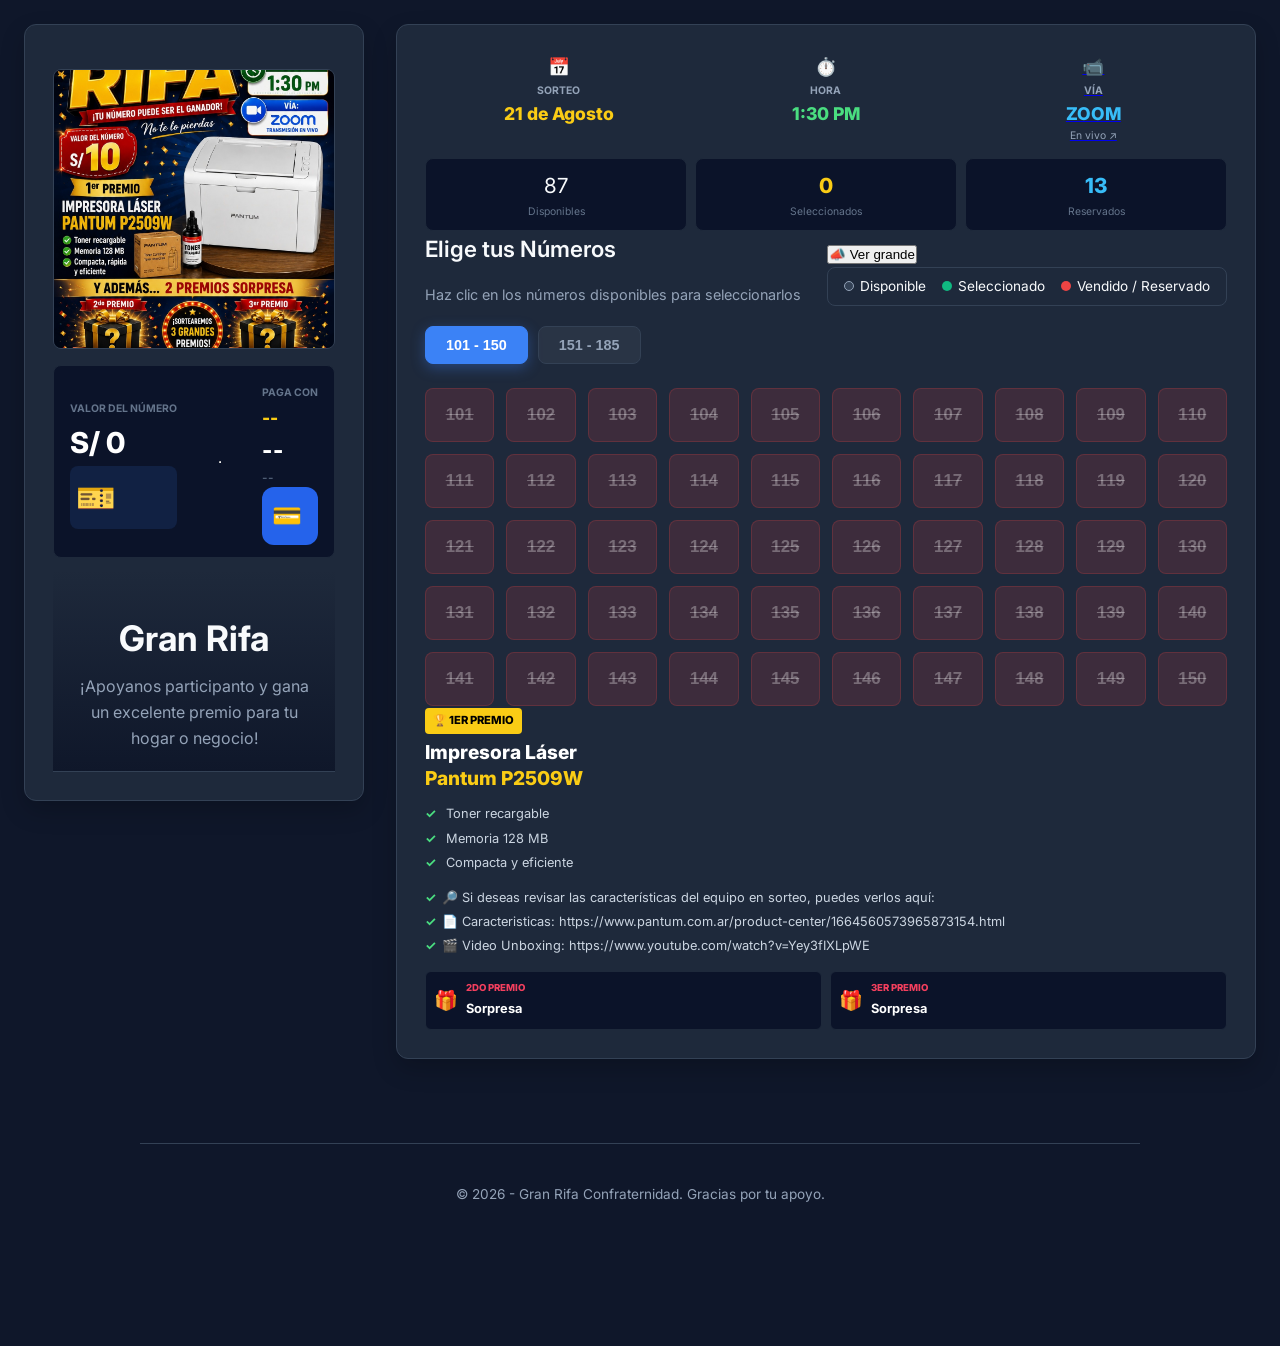
<file: index.html>
<!DOCTYPE html>
<html lang="es">
<head>
    <meta charset="UTF-8">
    <meta name="viewport" content="width=device-width, initial-scale=1.0">
    <title>Gran Rifa Sorteo </title>
    <link rel="stylesheet" href="assets/css/styles.css">
    <link rel="preconnect" href="https://fonts.googleapis.com">
    <link rel="preconnect" href="https://fonts.gstatic.com" crossorigin>
    <link href="https://fonts.googleapis.com/css2?family=Inter:wght@400;500;600;700;800&display=swap" rel="stylesheet">
</head>
<body>
    <!-- contenedor principal-->
    <div class="app-layout">
        <!-- Columna izq -->
        <aside class="col-izquierda">
            <!-- 2. Imagen / Afiche Publicitario dd -->               
            <div class="afiche-container">
                <!--span class="badge" id="rifa-categoria">Sorteo Solidario</span-->
                <img src="assets/img/banner.jpeg" alt="Afiche Rifa" class="afiche-img" id="afiche-img" onclick="ui.abrirImagenModal()">
            </div>
            <!-- 3. Tarjeta Unificada de Información Financiera -->
            <div class="card-info-panel-left payment-section flex-col gap-md">
                <!-- Fila 1: Valor del Número -->
                <div class="info-row">
                    <div>
                        <span class="payment-label">VALOR DEL NÚMERO</span>
                        <div class="price-value" id="label-precio-ticket">S/ 0</div>
                    </div>
                    <div class="ticket-icon">🎫</div>
                </div>

                <hr class="divider">

                <!-- Fila 2: Medio de Pago -->
                <div class="info-row">
                    <div>
                        <span class="payment-label">PAGA CON</span>
                        <div class="payment-method" id="label-medio-pago">--</div>
                        <div class="payment-number" id="label-numero-pago">--</div>
                        <div class="payment-owner" id="label-titular-pago">--</div>
                    </div>
                    <div class="card-icon-box">💳</div>
                </div>
            </div>
            <!-- 1. Header / Banner principal -->
            <header class="hero">
                
                <h1 id="rifa-titulo">Gran Rifa</h1>
                <p id="rifa-descripcion">¡Apoyanos participando y gana un excelente premio para tu hogar o negocio!</p>
            </header>

        </aside>

        <!-- ==========================================
             COLUMNA DERECHA: PREMIOS + EVENTO + TABLERO
             ========================================== -->
        <main class="col-derecha">

            <!-- 1. BLOQUE SUPERIOR OSCURO (PREMIOS + EVENTO & MÉTRICAS) -->
            
            <div class="top-dark-container">
                <!-- Sub-bloque Derecho: Datos del Evento + Métricas -->
                <div class="event-metrics-panel-dark">
                    <!-- Datos del Evento (Fecha, Hora, Vía) -->
                    <div class="info-header-grid">
                        <div class="info-item">
                            <span class="icon">📅</span>
                            <span class="label">SORTEO</span>
                            <span class="val-yellow" id="event-fecha">--</span>
                        </div>
                        <div class="info-item border-x">
                            <span class="icon">⏱️</span>
                            <span class="label">HORA</span>
                            <span class="val-green" id="event-hora">--</span>
                        </div>
                        <a href="#" id="event-url" target="_blank" rel="noopener noreferrer" class="info-item info-item-link">
                            <span class="icon">📹</span>
                            <span class="label">VÍA</span>
                            <span class="val-blue" id="event-plataforma">--</span>
                            <span class="sublabel">En vivo ↗</span>
                        </a>
                    </div>
                </div>

                <!-- Métricas Inferiores -->
                <div class="metrics-grid">
                    <div class="metric-card">
                        <span class="metric-num val-dark" id="metric-disponibles">87</span>
                        <span class="metric-label">Disponibles</span>
                    </div>
                     <div class="metric-card">
                        <span class="metric-num val-yellow" id="metric-seleccionados">0</span>
                        <span class="metric-label">Seleccionados</span>
                    </div>
                    <div class="metric-card">
                        <span class="metric-num val-blue" id="metric-reservados">13</span>
                        <span class="metric-label">Reservados</span>
                    </div>
                </div>
            </div>
            
            <!-- 2. BLOQUE INFERIOR: SECCIÓN TABLERO DE NÚMEROS -->
            <div class="board-section-card">
                
                <div class="header-tablero">
                    <div class="tablero-titles">
                        <h2 class="section-title">Elige tus Números</h2>
                        <p class="subtitle">Haz clic en los números disponibles para seleccionarlos</p>
                    </div>

                    <div class="tablero-actions">
                        <!-- Botón destacado "Ver grande" -->
                        <button class="btn-ampliar-coral" onclick="ui.abrirModalTableroGrande()" title="Ampliar tablero">
                            📣 Ver grande
                        </button>

                        <!-- Leyenda de estados -->
                        <div class="leyenda">
                            <span class="item-leyenda"><i class="dot libre"></i> Disponible</span>
                            <span class="item-leyenda"><i class="dot seleccionado"></i> Seleccionado</span>
                            <span class="item-leyenda"><i class="dot ocupado"></i> Vendido / Reservado</span>
                        </div>
                    </div>
                </div>

                <!-- Pestañas de Rangos -->
                <div class="range-tabs" id="range-tabs">
                    <button class="tab-btn active">101 - 150</button>
                    <!-- Las demás pestañas se generan dinámicamente -->
                </div>
                
                <!-- Rejilla de Números -->
                <div class="numeros-grid" id="numeros-grid">
                    <!-- Los botones numéricos se cargan mediante JS -->
                </div>

            </div>

            <!-- Barra Flotante de Carrito -->
            <div class="cart-bar" id="cart-bar">
                <div class="cart-info">
                    <span class="cart-count"><strong id="cart-cant">0</strong> números seleccionados</span>
                    <span class="cart-numbers" id="cart-lista">-</span>
                </div>
                <div class="cart-action">
                    <span class="cart-total">Total: <strong id="cart-monto">S/ 0.00</strong></span>
                    <button class="btn btn-whatsapp" id="btn-reservar" onclick="ui.abrirModalWhatsApp()">
                        Reservar por WhatsApp
                    </button>
                </div>
            </div>

            <div class="top-dark-container">

             <!-- Sub-bloque Izquierdo: Sección Premios -->
                <div class="prizes-section-dark">
                    <div class="prize-main">
                        <div class="badge-gold">🏆 1ER PREMIO</div>
                        <h3 class="prize-title">Impresora Láser</h3>
                        <h3 class="prize-subtitle">Pantum P2509W</h3>
                        
                        <ul class="features-list">
                            <li><span class="check">✓</span> Toner recargable</li>
                            <li><span class="check">✓</span> Memoria 128 MB</li>
                            <li><span class="check">✓</span> Compacta y eficiente</li>
                        </ul>
                        <ul class="features-list">
                            <li><span class="check">✓</span>🔎 Si deseas revisar las características del equipo en sorteo, puedes verlos aquí:</li>
                            <li><span class="check">✓</span>📄 Caracteristicas: https://www.pantum.com.ar/product-center/1664560573965873154.html </li>
                            <li><span class="check">✓</span>🎬 Video Unboxing: https://www.youtube.com/watch?v=Yey3fIXLpWE</li>
                        </ul>
                    </div>
                
                    <!-- Premios Secundarios -->
                    <div class="secondary-prizes-grid">
                        <div class="sec-prize-card">
                            <span class="gift-icon">🎁</span>
                            <div>
                                <span class="sec-prize-tag tag-pink">2DO PREMIO</span>
                                <span class="sec-prize-name">Sorpresa</span>
                            </div>
                        </div>
                        <div class="sec-prize-card">
                            <span class="gift-icon">🎁</span>
                            <div>
                                <span class="sec-prize-tag tag-pink">3ER PREMIO</span>
                                <span class="sec-prize-name">Sorpresa</span>
                            </div>
                        </div>
                    </div>
                </div>
            </div>

        </main>
    </div>    

    <!-- ==========================================
         MODALES Y VENTANAS EMERGENTES
         ========================================== -->

    <!-- Modal Tablero Grande -->
    <div class="modal-overlay" id="modal-tablero-grande">
        <div class="modal-card modal-card-xl">
            <button class="modal-close" onclick="ui.cerrarModalTableroGrande()">&times;</button>
            <h3>Tablero Completo de Números</h3>
            <p>Selecciona tus números directamente desde esta vista ampliada.</p>                    
        
            <div class="range-tabs" id="modal-range-tabs"></div>        
            <div class="numeros-grid numeros-grid-lg" id="modal-numeros-grid"></div>
        </div>
    </div>

    <!-- Modal Reserva WhatsApp -->
    <div class="modal-overlay" id="modal-reserva">
        <div class="modal-card">
            <button class="modal-close" onclick="ui.cerrarModalWhatsApp()">&times;</button>
            <h3>Completar Reserva</h3>
            <p>Ingresa tus datos para generar la reserva de tus números seleccionados.</p>
            
            <form id="form-reserva" onsubmit="ui.confirmarReserva(event)">
                <div class="form-group">
                    <label for="nombre-comprador">Nombre Completo *</label>
                    <input type="text" id="nombre-comprador" placeholder="Ej. Juan Pérez" required>
                </div>
                <div class="form-group">
                    <label for="telefono-comprador">Teléfono / WhatsApp *</label>
                    <input type="tel" id="telefono-comprador" placeholder="Ej. 987654321" required>
                </div>
                <div class="resumen-modal">
                    <div><span>Números:</span> <strong id="modal-numeros">-</strong></div>
                    <div><span>Total a Pagar:</span> <strong id="modal-total">S/ 0.00</strong></div>
                </div>
                <button type="submit" class="btn btn-whatsapp btn-full">
                    Enviar Mensaje a WhatsApp
                </button>
            </form>
        </div>
    </div>

    <!-- Modal Imagen Completa -->
    <div class="modal-overlay" id="modal-imagen" onclick="ui.cerrarImagenModal()">
        <span class="modal-imagen-close">&times;</span>
        <img class="modal-imagen-content" id="img-ampliada" alt="Banner Completo">
    </div>

    <!-- Pie de página -->
    <footer class="footer container">
        <p>&copy; 2026 - Gran Rifa Confraternidad. Gracias por tu apoyo.</p>
    </footer>

    <!-- Carga de Scripts -->
    <script src="assets/js/app.js"></script>
    <script src="assets/js/ui.js"></script>
</body>
</html>
</file>
<file: assets/css/styles.css>
/* Estilos Principales - Tema Oscuro Moderno */
:root {
    --bg-primary: #0f172a;
    --bg-card: #1e293b;
    --bg-card-hover: #334155;
    --text-main: #f8fafc;
    --text-muted: #94a3b8;
    --accent-emerald: #10b981;
    --accent-emerald-hover: #059669;
    --accent-blue: #3b82f6;
    --accent-red: #ef4444;
    --border-color: #334155;
    --radius-sm: 8px;
    --radius-md: 12px;
    --font-family: 'Inter', system-ui, -apple-system, sans-serif;
}

* {
    box-sizing: border-box;
    margin: 0;
    padding: 0;
}

body {
    background-color: var(--bg-primary);
    color: var(--text-main);
    font-family: var(--font-family);
    line-height: 1.6;
    padding-bottom: 120px;
}

.container {
    max-width: 1000px;
    margin: 0 auto;
    padding: 0 20px;
}

/* Hero Header */
.hero {
    text-align: center;
    padding: 40px 20px 20px;
    background: linear-gradient(180deg, #1e293b 0%, #0f172a 100%);
    border-bottom: 1px solid var(--border-color);
}

.badge {
    background-color: rgba(59, 130, 246, 0.15);
    color: var(--accent-blue);
    padding: 6px 14px;
    border-radius: 20px;
    font-size: 0.85rem;
    font-weight: 600;
    display: inline-block;
    margin-bottom: 12px;
}

.hero h1 {
    font-size: 2.2rem;
    font-weight: 700;
    margin-bottom: 8px;
}

.hero p {
    color: var(--text-muted);
    font-size: 1rem;
    max-width: 600px;
    margin: 0 auto;
}

/* Secciones */
.section {
    margin-top: 36px;
}

.section-title {
    font-size: 1.4rem;
    font-weight: 600;
    margin-bottom: 16px;
}

/* Grilla de Premios */
.premios-grid {
    display: grid;
    grid-template-columns: repeat(auto-fit, minmax(260px, 1fr));
    gap: 16px;
}

.premio-card {
    background-color: var(--bg-card);
    border: 1px solid var(--border-color);
    padding: 16px;
    border-radius: var(--radius-md);
    display: flex;
    align-items: center;
    gap: 16px;
}

.premio-icono {
    font-size: 2rem;
    background-color: rgba(255, 255, 255, 0.05);
    width: 50px;
    height: 50px;
    display: flex;
    align-items: center;
    justify-content: center;
    border-radius: var(--radius-sm);
}

.premio-info h3 {
    font-size: 1rem;
    color: var(--text-main);
}

.premio-info p {
    font-size: 0.85rem;
    color: var(--text-muted);
}

/* Tablero de Números */
.header-tablero {
    display: flex;
    justify-content: space-between;
    align-items: flex-end;
    flex-wrap: wrap;
    gap: 12px;
    margin-bottom: 20px;
}

.subtitle {
    color: var(--text-muted);
    font-size: 0.9rem;
}

.leyenda {
    display: flex;
    gap: 16px;
    background-color: var(--bg-card);
    padding: 8px 16px;
    border-radius: var(--radius-sm);
    border: 1px solid var(--border-color);
    font-size: 0.85rem;
}

.item-leyenda {
    display: flex;
    align-items: center;
    gap: 6px;
}

.dot {
    width: 10px;
    height: 10px;
    border-radius: 50%;
    display: inline-block;
}

.dot.libre { background-color: var(--bg-card-hover); border: 1px solid var(--text-muted); }
.dot.seleccionado { background-color: var(--accent-emerald); }
.dot.ocupado { background-color: var(--accent-red); }

/* Grid de Números */
.numeros-grid {
    display: grid;
    grid-template-columns: repeat(auto-fill, minmax(60px, 1fr));
    gap: 10px;
}

.num-btn {
    background-color: var(--bg-card);
    border: 1px solid var(--border-color);
    color: var(--text-main);
    padding: 14px 0;
    font-size: 1rem;
    font-weight: 600;
    border-radius: var(--radius-sm);
    cursor: pointer;
    transition: all 0.2s ease;
}

.num-btn:hover:not(.ocupado) {
    border-color: var(--accent-emerald);
    transform: translateY(-2px);
}

.num-btn.seleccionado {
    background-color: var(--accent-emerald);
    color: #ffffff;
    border-color: var(--accent-emerald);
    box-shadow: 0 4px 12px rgba(16, 185, 129, 0.3);
}

.num-btn.ocupado {
    background-color: rgba(239, 68, 68, 0.15);
    color: rgba(255, 255, 255, 0.3);
    border-color: rgba(239, 68, 68, 0.2);
    cursor: not-allowed;
    text-decoration: line-through;
}

/* Barra Flotante de Carrito */
.cart-bar {
    position: fixed;
    bottom: 0;
    left: 0;
    right: 0;
    background-color: var(--bg-card);
    border-top: 1px solid var(--border-color);
    padding: 16px 20px;
    display: flex;
    justify-content: space-between;
    align-items: center;
    max-width: 1000px;
    margin: 0 auto;
    box-shadow: 0 -10px 25px rgba(0, 0, 0, 0.5);
    z-index: 100;
    border-radius: 16px 16px 0 0;
    visibility: hidden;
    transform: translateY(100%);
    transition: all 0.3s ease;
}

.cart-bar.visible {
    visibility: visible;
    transform: translateY(0);
}

.cart-info {
    display: flex;
    flex-direction: column;
}

.cart-count {
    font-size: 0.95rem;
}

.cart-numbers {
    font-size: 0.85rem;
    color: var(--accent-emerald);
    font-weight: 600;
}

.cart-action {
    display: flex;
    align-items: center;
    gap: 16px;
}

.cart-total {
    font-size: 1.1rem;
}

.cart-total strong {
    color: var(--accent-emerald);
}

/* Botones */
.btn {
    padding: 10px 20px;
    border-radius: var(--radius-sm);
    font-weight: 600;
    font-size: 0.95rem;
    border: none;
    cursor: pointer;
    transition: background 0.2s ease;
}

.btn-whatsapp {
    background-color: var(--accent-emerald);
    color: #ffffff;
}

.btn-whatsapp:hover {
    background-color: var(--accent-emerald-hover);
}

.btn-full {
    width: 100%;
    margin-top: 16px;
    padding: 12px;
}

/* Modal */
.modal-overlay {
    position: fixed;
    top: 0;
    left: 0;
    right: 0;
    bottom: 0;
    background-color: rgba(0, 0, 0, 0.75);
    display: flex;
    align-items: center;
    justify-content: center;
    padding: 20px;
    z-index: 1000;
    opacity: 0;
    pointer-events: none;
    transition: opacity 0.2s ease;
}

.modal-overlay.active {
    opacity: 1;
    pointer-events: all;
}

.modal-card {
    background-color: var(--bg-card);
    border: 1px solid var(--border-color);
    border-radius: var(--radius-md);
    width: 100%;
    max-width: 420px;
    padding: 24px;
    position: relative;
}

.modal-close {
    position: absolute;
    top: 16px;
    right: 16px;
    background: none;
    border: none;
    color: var(--text-muted);
    font-size: 1.5rem;
    cursor: pointer;
}

.modal-card h3 {
    margin-bottom: 6px;
}

.modal-card p {
    color: var(--text-muted);
    font-size: 0.85rem;
    margin-bottom: 20px;
}

.form-group {
    margin-bottom: 14px;
}

.form-group label {
    display: block;
    font-size: 0.85rem;
    margin-bottom: 6px;
    color: var(--text-muted);
}

.form-group input {
    width: 100%;
    padding: 10px 12px;
    background-color: var(--bg-primary);
    border: 1px solid var(--border-color);
    border-radius: var(--radius-sm);
    color: var(--text-main);
    font-size: 0.95rem;
}

.form-group input:focus {
    outline: none;
    border-color: var(--accent-blue);
}

.resumen-modal {
    background-color: var(--bg-primary);
    padding: 12px;
    border-radius: var(--radius-sm);
    margin-top: 16px;
    font-size: 0.9rem;
}

.resumen-modal div {
    display: flex;
    justify-content: space-between;
    margin-bottom: 4px;
}

.resumen-modal div:last-child {
    margin-bottom: 0;
}

/* Footer */
.footer {
    text-align: center;
    padding: 40px 0 20px;
    color: var(--text-muted);
    font-size: 0.85rem;
    border-top: 1px solid var(--border-color);
    margin-top: 60px;
}
/* ==========================================
   LAYOUT DE DOS COLUMNAS (DESKTOP)
   ========================================== */

/* Ajuste general del contenedor */
.app-layout {
    display: flex;
    flex-direction: column;
    gap: 24px;
    padding: 24px;
    max-width: 1400px;
    margin: 0 auto;
}

/* En monitores / pantallas de escritorio (> 992px) */
@media (min-width: 992px) {
    .app-layout {
        display: grid;
        /* Columna izquierda más compacta y panel derecho más amplio */
        grid-template-columns: 340px 1fr;
        gap: 32px;
        align-items: stretch; /* Iguala la altura visual de ambos bloques */
    }
    
    /** */

    
/* Columna Izquierda con Scrollbar Propio */
    .col-izquierda {
        position: sticky;
        top: 20px;
        max-height: calc(100vh - 40px); /* Ajusta el alto máximo al 100% de la pantalla menos el margen */
        overflow-y: auto;               /* Habilita el desplazamiento vertical */
        padding-right: 12px;            /* Espacio interno para que el contenido no pegue con la barra */
    }

    /* Personalización estética de la barra de desplazamiento (Scrollbar Oscuro) */
    .col-izquierda::-webkit-scrollbar {
        width: 6px;
    }

    .col-izquierda::-webkit-scrollbar-track {
        background: var(--bg-primary);
        border-radius: 4px;
    }

    .col-izquierda::-webkit-scrollbar-thumb {
        background: var(--border-color);
        border-radius: 4px;
    }

    .col-izquierda::-webkit-scrollbar-thumb:hover {
        background: var(--accent-blue);
    }




    /** */
    .col-izquierda, .col-derecha {
        background-color: var(--bg-card);
        border: 1px solid var(--border-color);
        padding: 28px;
        border-radius: var(--radius-md);
        box-shadow: 0 10px 25px rgba(0, 0, 0, 0.2);
    }

    .col-izquierda {
        position: sticky;
        top: 24px;
        align-self: start;
    }

    /* Grilla de números más amplia y llena */
    .numeros-grid {
        display: grid;
        grid-template-columns: repeat(auto-fill, minmax(68px, 1fr));
        gap: 12px;
    }
    /* sssssssssssssssssssssssssssssssssssssssssssssssssssssssssssssssssss
    /* Columna Izquierda Fija */
    /**
    .col-izquierda {
        position: sticky;
        top: 20px;
        background-color: var(--bg-card);
        border: 1px solid var(--border-color);
        padding: 24px;
        border-radius: var(--radius-md);
    }

    /* Ajustes visuales para el panel izquierdo */
   /* .col-izquierda .hero {
        background: none;
        padding: 0;
        border: none;
        text-align: left;
    }

    .col-izquierda .hero p {
        margin: 0;
    }
     */
    /**  .premios-grid {      grid-template-columns: 1fr; /* Muestra los premios uno debajo del otro */

    /* Columna Derecha Scrollable */
   /**
    .col-derecha {
        background-color: var(--bg-card);
        border: 1px solid var(--border-color);
        padding: 24px;
        border-radius: var(--radius-md);
    }*/
    /**
    .numeros-grid {
       grid-template-columns: repeat(auto-fill, minmax(68px, 1fr)); /* Optimiza la distribución de números */ 
} 

    /* ==========================================
   ESTILOS DEL AFICHE AJUSTADO AL 100%
   ========================================== */

.afiche-container {
    width: 100%;
    margin: 16px 0;
    overflow: hidden; /* Evita que la imagen sobresalga de la tarjeta */
}

.afiche-img {
    display: block;
    width: 100%;             /* Ocupa el 100% del ancho del contenedor izquierdo */
    height: auto;            /* Mantiene la proporción de aspecto original */
    max-height: 280px;       /* Opcional: limita el alto para que no desplace demasiado los premios */
    object-fit: cover;       /* Ajusta la imagen limpiamente si tiene max-height */
    border-radius: var(--radius-sm);
    border: 1px solid var(--border-color);
}

/* Indicador de clic en el afiche */
.afiche-img {
    cursor: pointer;
    transition: opacity 0.2s ease, transform 0.2s ease;
}

.afiche-img:hover {
    opacity: 0.9;
    transform: scale(1.01);
}

/* Modal Lightbox de Imagen */
.modal-imagen-content {
    max-width: 90vw;
    max-height: 90vh;
    border-radius: var(--radius-md);
    box-shadow: 0 10px 30px rgba(0, 0, 0, 0.8);
    object-fit: contain;
    animation: zoomIn 0.25s cubic-bezier(0.175, 0.885, 0.32, 1.275);
}

.modal-imagen-close {
    position: absolute;
    top: 20px;
    right: 35px;
    color: #ffffff;
    font-size: 40px;
    font-weight: bold;
    cursor: pointer;
    user-select: none;
}

@keyframes zoomIn {
    from { transform: scale(0.7); opacity: 0; }
    to { transform: scale(1); opacity: 1; }
}

/* Rediseño de Pestañas (Evita el borde blanco feo) */
.range-tabs {
    display: flex;
    gap: 10px;
    margin-bottom: 24px;
}

.tab-btn {
    background-color: rgba(255, 255, 255, 0.05);
    border: 1px solid var(--border-color);
    color: var(--text-muted);
    padding: 10px 20px;
    border-radius: var(--radius-sm);
    font-size: 0.9rem;
    font-weight: 600;
    cursor: pointer;
    outline: none;
    transition: all 0.2s ease;
}

.tab-btn.active {
    background-color: var(--accent-blue);
    color: #ffffff;
    border-color: var(--accent-blue);
    box-shadow: 0 4px 14px rgba(59, 130, 246, 0.35);
}

/* Botones de números con mejor presencia */
.num-btn {
    padding: 16px 0;
    font-size: 1.05rem;
    border-radius: var(--radius-sm);
}

/* Botón Ver Grande en Leyenda */
.btn-ampliar {
    background-color: var(--accent-blue);
    color: #ffffff;
    border: none;
    padding: 4px 12px;
    border-radius: var(--radius-sm);
    font-size: 0.8rem;
    font-weight: 600;
    cursor: pointer;
    margin-left: 8px;
    transition: background-color 0.2s ease, transform 0.2s ease;
}

.btn-ampliar:hover {
    background-color: #2563eb;
    transform: scale(1.03);
}

/* Modal Tamaño Extra Grande */
.modal-card-xl {
    max-width: 900px;
    width: 95vw;
    max-height: 85vh;
    overflow-y: auto;
}

.numeros-grid-lg {
    grid-template-columns: repeat(auto-fill, minmax(70px, 1fr));
    gap: 12px;
    margin-top: 16px;
}

/* Panel Principal */
.card-info-panel {
    background-color: #0b1329;
    border: 1px solid #1e293b;
    border-radius: 12px;
    padding: 16px;
    color: #ffffff;
    font-family: 'Inter', sans-serif;
}

/* Header Grid 3 Columnas */
.info-header-grid {
    display: grid;
    grid-template-columns: 1fr 1fr 1fr;
    border-bottom: 1px solid #1e293b;
    padding-bottom: 12px;
    text-align: center;
}

.border-x {
    border-left: 1px solid #1e293b;
    border-right: 1px solid #1e293b;
}

.info-item {
    display: flex;
    flex-direction: column;
    align-items: center;
}

.info-item .icon { font-size: 1.1rem; }
.info-item .label { font-size: 0.65rem; color: #94a3b8; font-weight: 700; margin-top: 2px; }
.info-item .sublabel { font-size: 0.65rem; color: #94a3b8; }

.val-yellow { color: #facc15; font-weight: 800; font-size: 1.1rem; }
.val-green { color: #4ade80; font-weight: 800; font-size: 1.1rem; }
.val-blue { color: #38bdf8; font-weight: 800; font-size: 1.1rem; }
.val-white { color: #ffffff; font-weight: 800; font-size: 1.1rem; }
.val-blue-light { color: #60a5fa; font-weight: 800; font-size: 1.1rem; }

/* Banner de Precio */
.price-banner {
    display: flex;
    justify-content: space-between;
    align-items: center;
    background-color: #0f172a;
    padding: 12px 16px;
    border-radius: 8px;
    margin: 12px 0;
}

.price-label { font-size: 0.7rem; color: #ca8a04; font-weight: 700; letter-spacing: 0.5px; }
.price-value { font-size: 1.8rem; font-weight: 800; color: #ffffff; }
.ticket-icon { font-size: 2rem; background: #3b82f620; padding: 6px; border-radius: 8px; }

/* Sección Premios */
.prizes-section {
    background-color: #030712;
    padding: 16px;
    border-radius: 8px;
    margin-bottom: 12px;
}

.badge-gold {
    background-color: #facc15;
    color: #000000;
    font-size: 0.7rem;
    font-weight: 800;
    padding: 4px 8px;
    border-radius: 4px;
    display: inline-block;
    margin-bottom: 8px;
}

.prize-title { font-size: 1.2rem; color: #ffffff; font-weight: 800; line-height: 1.1; }
.prize-subtitle { font-size: 1.2rem; color: #facc15; font-weight: 800; margin-bottom: 10px; }

.features-list { list-style: none; margin-bottom: 14px; }
.features-list li { font-size: 0.8rem; color: #cbd5e1; margin-bottom: 4px; }
.features-list .check { color: #4ade80; font-weight: bold; margin-right: 6px; }

/* Premios Secundarios Grid */
.secondary-prizes-grid {
    display: grid;
    grid-template-columns: 1fr 1fr;
    gap: 8px;
}

.sec-prize-card {
    background-color: #0b1329;
    border: 1px solid #1e293b;
    border-radius: 6px;
    padding: 8px;
    display: flex;
    align-items: center;
    gap: 8px;
}

.gift-icon { font-size: 1.2rem; }
.sec-prize-tag { font-size: 0.6rem; font-weight: 800; display: block; }
.sec-prize-name { font-size: 0.8rem; font-weight: 700; color: #ffffff; }

.tag-pink { color: #f43f5e; }
.tag-blue { color: #3b82f6; }

/* Sección de Pago */
.payment-section {
    background-color: #0b1329;
    border: 1px solid #1e293b;
    border-radius: 8px;
    padding: 12px 16px;
    display: flex;
    justify-content: space-between;
    align-items: center;
    margin-bottom: 12px;
}

.payment-label { font-size: 0.65rem; color: #64748b; font-weight: 700; }
.payment-method { font-size: 1.1rem; color: #facc15; font-weight: 800; }
.payment-number { font-size: 1.4rem; font-weight: 800; letter-spacing: 1px; color: #ffffff; }
.payment-owner { font-size: 0.75rem; color: #64748b; }

.card-icon-box {
    background-color: #2563eb;
    font-size: 1.5rem;
    padding: 10px;
    border-radius: 12px;
}

/* Métricas Inferiores */
.metrics-grid {
    display: grid;
    grid-template-columns: 1fr 1fr 1fr;
    gap: 8px;
}

.metric-card {
    background-color: #0b1329;
    border: 1px solid #1e293b;
    border-radius: 8px;
    padding: 10px;
    text-align: center;
    display: flex;
    flex-direction: column;
}

.metric-num { font-size: 1.3rem; }
.metric-label { font-size: 0.65rem; color: #64748b; margin-top: 2px; }
</file>
